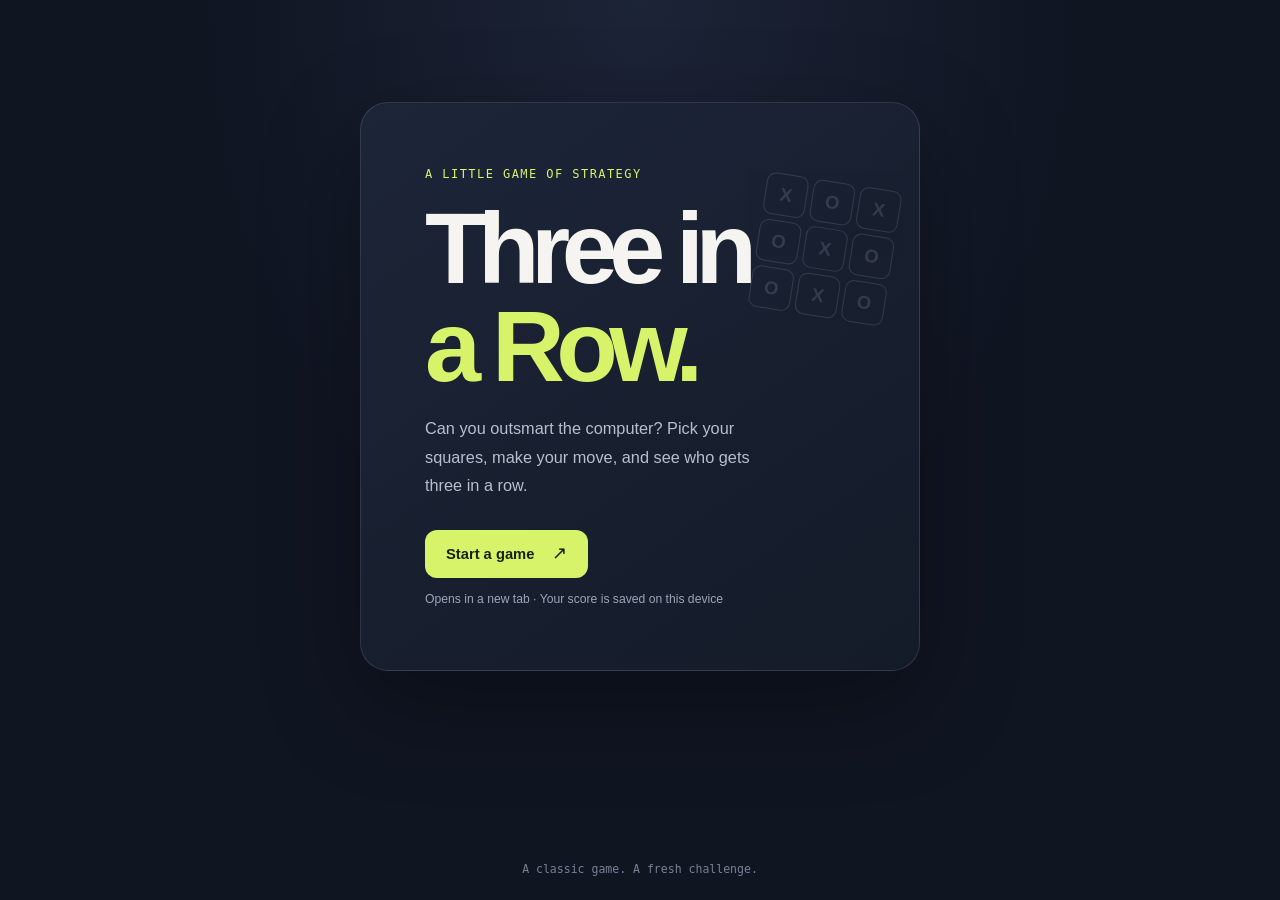
<file: index.html>
<!DOCTYPE html>
<html lang="en">
<head>
    <meta charset="UTF-8">
    <meta name="viewport" content="width=device-width, initial-scale=1.0">
    <meta name="theme-color" content="#101522">
    <title>Three in a Row — Tic-Tac-Toe</title>
    <link rel="stylesheet" href="style.css">
</head>
<body class="landing-page">
    <main class="landing-card">
        <p class="eyebrow">A little game of strategy</p>
        <h1>Three in<br><span>a Row.</span></h1>
        <p class="intro">Can you outsmart the computer? Pick your squares, make your move, and see who gets three in a row.</p>
        <div class="landing-mark" aria-hidden="true">
            <span>X</span><span>O</span><span>X</span>
            <span>O</span><span>X</span><span>O</span>
            <span>O</span><span>X</span><span>O</span>
        </div>
        <a class="button button-primary start-link" href="game.html" target="_blank" rel="noopener">
            Start a game <span aria-hidden="true">↗</span>
        </a>
        <p class="landing-note">Opens in a new tab · Your score is saved on this device</p>
    </main>
    <footer class="site-footer">A classic game. A fresh challenge.</footer>
</body>
</html>
</file>
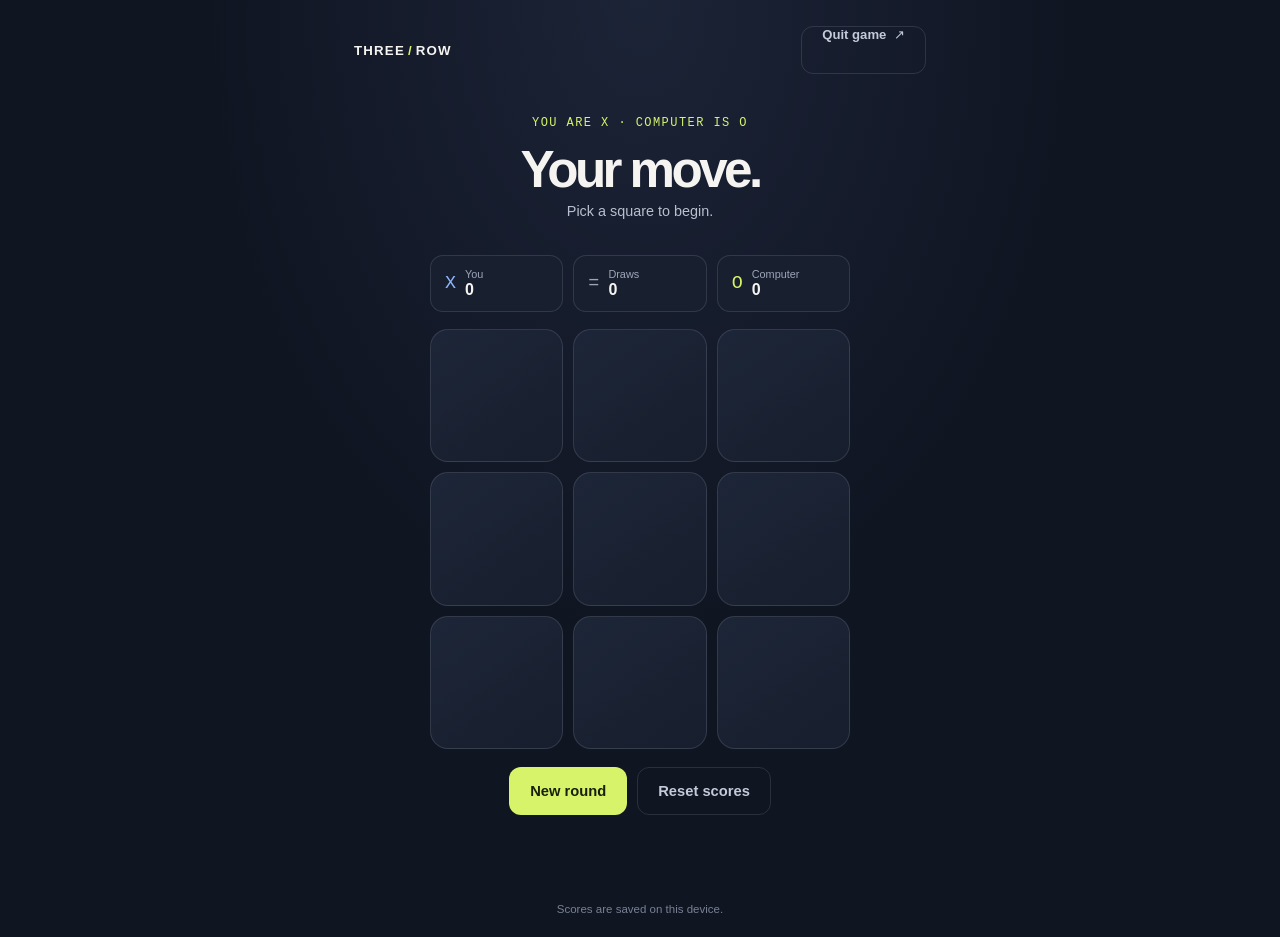
<file: game.html>
<!DOCTYPE html>
<html lang="en">

<head>
    <meta charset="UTF-8">
    <meta name="viewport" content="width=device-width, initial-scale=1.0">
    <meta name="theme-color" content="#101522">
    <title>Your Move — Tic-Tac-Toe</title>
    <link rel="stylesheet" href="style.css">
    <script src="game.js" defer></script>
</head>

<body class="game-page">
    <main class="game-shell">
        <header class="game-header">
            <a class="wordmark" href="index.html" aria-label="Three in a Row home">THREE<span>/</span>ROW</a>
            <a class="button button-quiet quit-link" href="index.html">Quit game <span aria-hidden="true">↗</span></a>
        </header>

        <section class="game-content" aria-labelledby="game-title">
            <p class="eyebrow">You are X · Computer is O</p>
            <h1 id="game-title">Your move.</h1>
            <p id="game-status" class="game-status" role="status" aria-live="polite">Pick a square to begin.</p>

            <section class="scoreboard" aria-label="Scoreboard">
                <div class="score-card player-score">
                    <span class="score-symbol">X</span>
                    <span class="score-name">You</span>
                    <strong id="player-score">0</strong>
                </div>
                <div class="score-card draw-score">
                    <span class="score-symbol">=</span>
                    <span class="score-name">Draws</span>
                    <strong id="draw-score">0</strong>
                </div>
                <div class="score-card computer-score">
                    <span class="score-symbol">O</span>
                    <span class="score-name">Computer</span>
                    <strong id="computer-score">0</strong>
                </div>
            </section>

            <div id="board" class="board" role="group" aria-label="Tic-Tac-Toe board">
                <button class="cell" type="button" data-cell="0" aria-label="Row 1, column 1: empty"></button>
                <button class="cell" type="button" data-cell="1" aria-label="Row 1, column 2: empty"></button>
                <button class="cell" type="button" data-cell="2" aria-label="Row 1, column 3: empty"></button>
                <button class="cell" type="button" data-cell="3" aria-label="Row 2, column 1: empty"></button>
                <button class="cell" type="button" data-cell="4" aria-label="Row 2, column 2: empty"></button>
                <button class="cell" type="button" data-cell="5" aria-label="Row 2, column 3: empty"></button>
                <button class="cell" type="button" data-cell="6" aria-label="Row 3, column 1: empty"></button>
                <button class="cell" type="button" data-cell="7" aria-label="Row 3, column 2: empty"></button>
                <button class="cell" type="button" data-cell="8" aria-label="Row 3, column 3: empty"></button>
            </div>

            <div class="game-actions">
                <button id="new-round" class="button button-primary" type="button">New round</button>
                <button id="reset-scores" class="button button-quiet" type="button">Reset scores</button>
            </div>
            <p id="storage-message" class="storage-message" role="status" aria-live="polite"></p>
        </section>
        <footer class="game-footer">Scores are saved on this device.</footer>
    </main>
</body>

</html>
</file>
<file: style.css>
:root {
    color-scheme: dark;
    font-family: "Manrope", "Segoe UI", sans-serif;
    color: #f5f4f0;
    background: #101522;
    font-synthesis: none;
    text-rendering: optimizeLegibility;
    --muted: #9da5b8;
    --line: rgba(235, 239, 249, 0.12);
    --lime: #d7f36a;
    --blue: #8eb6ff;
}

* { box-sizing: border-box; }

body {
    min-width: 320px;
    min-height: 100vh;
    margin: 0;
    background:
        radial-gradient(ellipse at 50% 0%, rgba(86, 108, 157, 0.17), transparent 48%),
        #101522;
}

a { color: inherit; }
button { font: inherit; }

.landing-page {
    display: grid;
    place-items: center;
    padding: 48px 20px 24px;
}

.landing-card {
    position: relative;
    width: min(100%, 560px);
    padding: clamp(32px, 7vw, 64px);
    overflow: hidden;
    border: 1px solid var(--line);
    border-radius: 28px;
    background: linear-gradient(145deg, rgba(29, 38, 57, 0.98), rgba(20, 27, 41, 0.98));
    box-shadow: 0 32px 100px rgba(0, 0, 0, 0.32);
}

.eyebrow {
    margin: 0;
    color: var(--lime);
    font-family: "DM Mono", monospace;
    font-size: 0.75rem;
    letter-spacing: 0.12em;
    text-transform: uppercase;
}

.landing-card h1 {
    position: relative;
    z-index: 1;
    margin: 18px 0;
    font-size: clamp(3.6rem, 11vw, 6.3rem);
    font-weight: 800;
    letter-spacing: -0.085em;
    line-height: 0.98;
}

.landing-card h1 span { color: var(--lime); }

.intro {
    position: relative;
    z-index: 1;
    max-width: 355px;
    margin: 0;
    color: #b7bfce;
    font-size: 1.02rem;
    line-height: 1.75;
}

.landing-mark {
    position: absolute;
    top: 78px;
    right: 26px;
    display: grid;
    grid-template-columns: repeat(3, 42px);
    gap: 5px;
    opacity: 0.13;
    transform: rotate(9deg);
}

.landing-mark span {
    display: grid;
    width: 42px;
    height: 42px;
    place-items: center;
    border: 1px solid #e8ecf5;
    border-radius: 9px;
    font-size: 1.15rem;
    font-weight: 800;
}

.button {
    min-height: 48px;
    padding: 0 20px;
    border: 1px solid transparent;
    border-radius: 12px;
    cursor: pointer;
    font-size: 0.92rem;
    font-weight: 800;
    transition: transform 140ms ease, background 140ms ease, border-color 140ms ease;
}

.button:hover { transform: translateY(-2px); }
.button:focus-visible, .cell:focus-visible, a:focus-visible {
    outline: 3px solid #fff;
    outline-offset: 4px;
}

.button-primary {
    color: #18200b;
    background: var(--lime);
}

.button-primary:hover { background: #e2ff83; }

.start-link {
    position: relative;
    z-index: 1;
    display: inline-flex;
    align-items: center;
    gap: 18px;
    margin-top: 30px;
    text-decoration: none;
}

.start-link span { font-size: 1.1rem; }

.landing-note {
    position: relative;
    z-index: 1;
    margin: 14px 0 0;
    color: var(--muted);
    font-size: 0.76rem;
}

.site-footer {
    align-self: end;
    padding-top: 30px;
    color: #788196;
    font-family: "DM Mono", monospace;
    font-size: 0.72rem;
}

.game-shell {
    width: min(100%, 620px);
    min-height: 100vh;
    margin: 0 auto;
    padding: 26px 24px 18px;
    display: flex;
    flex-direction: column;
}

.game-header {
    display: flex;
    align-items: center;
    justify-content: space-between;
}

.wordmark {
    font-size: 0.83rem;
    font-weight: 800;
    letter-spacing: 0.09em;
    text-decoration: none;
}

.wordmark span { padding: 0 3px; color: var(--lime); }
.quit-link { color: var(--muted); font-size: 0.82rem; text-decoration: none; }
.quit-link:hover { color: #fff; }
.quit-link span { margin-left: 4px; }

.game-content {
    width: min(100%, 420px);
    margin: auto;
    padding: 42px 0;
    text-align: center;
}

.game-content h1 {
    margin: 10px 0 4px;
    font-size: clamp(2.4rem, 8vw, 3.2rem);
    font-weight: 800;
    letter-spacing: -0.07em;
}

.game-status {
    min-height: 25px;
    margin: 0;
    color: #b8c0ce;
    font-size: 0.9rem;
}

.scoreboard {
    display: grid;
    grid-template-columns: repeat(3, 1fr);
    gap: 10px;
    margin: 27px 0 17px;
}

.score-card {
    display: grid;
    grid-template-columns: auto 1fr;
    align-items: center;
    gap: 1px 9px;
    padding: 12px 14px;
    border: 1px solid var(--line);
    border-radius: 13px;
    background: rgba(25, 33, 49, 0.85);
    text-align: left;
}

.score-symbol {
    grid-row: span 2;
    color: var(--blue);
    font-family: "DM Mono", monospace;
    font-size: 1.15rem;
    font-weight: 500;
}

.computer-score .score-symbol { color: var(--lime); }
.draw-score .score-symbol { color: var(--muted); }
.score-name { color: var(--muted); font-size: 0.68rem; }
.score-card strong { font-size: 1rem; }

.board {
    display: grid;
    grid-template-columns: repeat(3, 1fr);
    gap: 10px;
    width: 100%;
    aspect-ratio: 1;
}

.cell {
    display: grid;
    place-items: center;
    padding: 0;
    border: 1px solid rgba(235, 239, 249, 0.12);
    border-radius: 18px;
    color: #f5f4f0;
    background: linear-gradient(145deg, #1d2638, #171e2d);
    cursor: pointer;
    font-family: "DM Mono", monospace;
    font-size: clamp(3rem, 17vw, 5rem);
    font-weight: 500;
    transition: transform 120ms ease, border-color 120ms ease, background 120ms ease;
}

.cell:not(:disabled):hover {
    transform: translateY(-2px);
    border-color: rgba(215, 243, 106, 0.55);
    background: #222c40;
}

.cell:disabled { cursor: default; }
.cell[data-mark="X"] { color: var(--blue); }
.cell[data-mark="O"] { color: var(--lime); }
.cell.is-winner {
    border-color: var(--lime);
    background: rgba(215, 243, 106, 0.13);
}

.game-actions {
    display: flex;
    justify-content: center;
    gap: 10px;
    margin-top: 18px;
}

.button-quiet {
    border-color: var(--line);
    color: #c4cada;
    background: transparent;
}

.button-quiet:hover { border-color: rgba(235, 239, 249, 0.3); }
.storage-message { min-height: 18px; margin: 12px 0 0; color: #ffcb86; font-size: 0.75rem; }
.game-footer { padding: 16px 0 4px; color: #788196; font-size: 0.72rem; text-align: center; }

@media (max-width: 420px) {
    .game-shell { padding-right: 16px; padding-left: 16px; }
    .scoreboard { gap: 6px; }
    .score-card { grid-template-columns: 1fr auto; gap: 2px 6px; padding: 10px 8px; }
    .score-symbol { grid-row: auto; }
    .score-name { grid-column: 1; }
    .score-card strong { grid-column: 2; grid-row: 1 / span 2; }
    .cell { border-radius: 13px; }
}

@media (prefers-reduced-motion: reduce) {
    *, *::before, *::after { scroll-behavior: auto !important; transition-duration: 0.01ms !important; }
}
</file>
